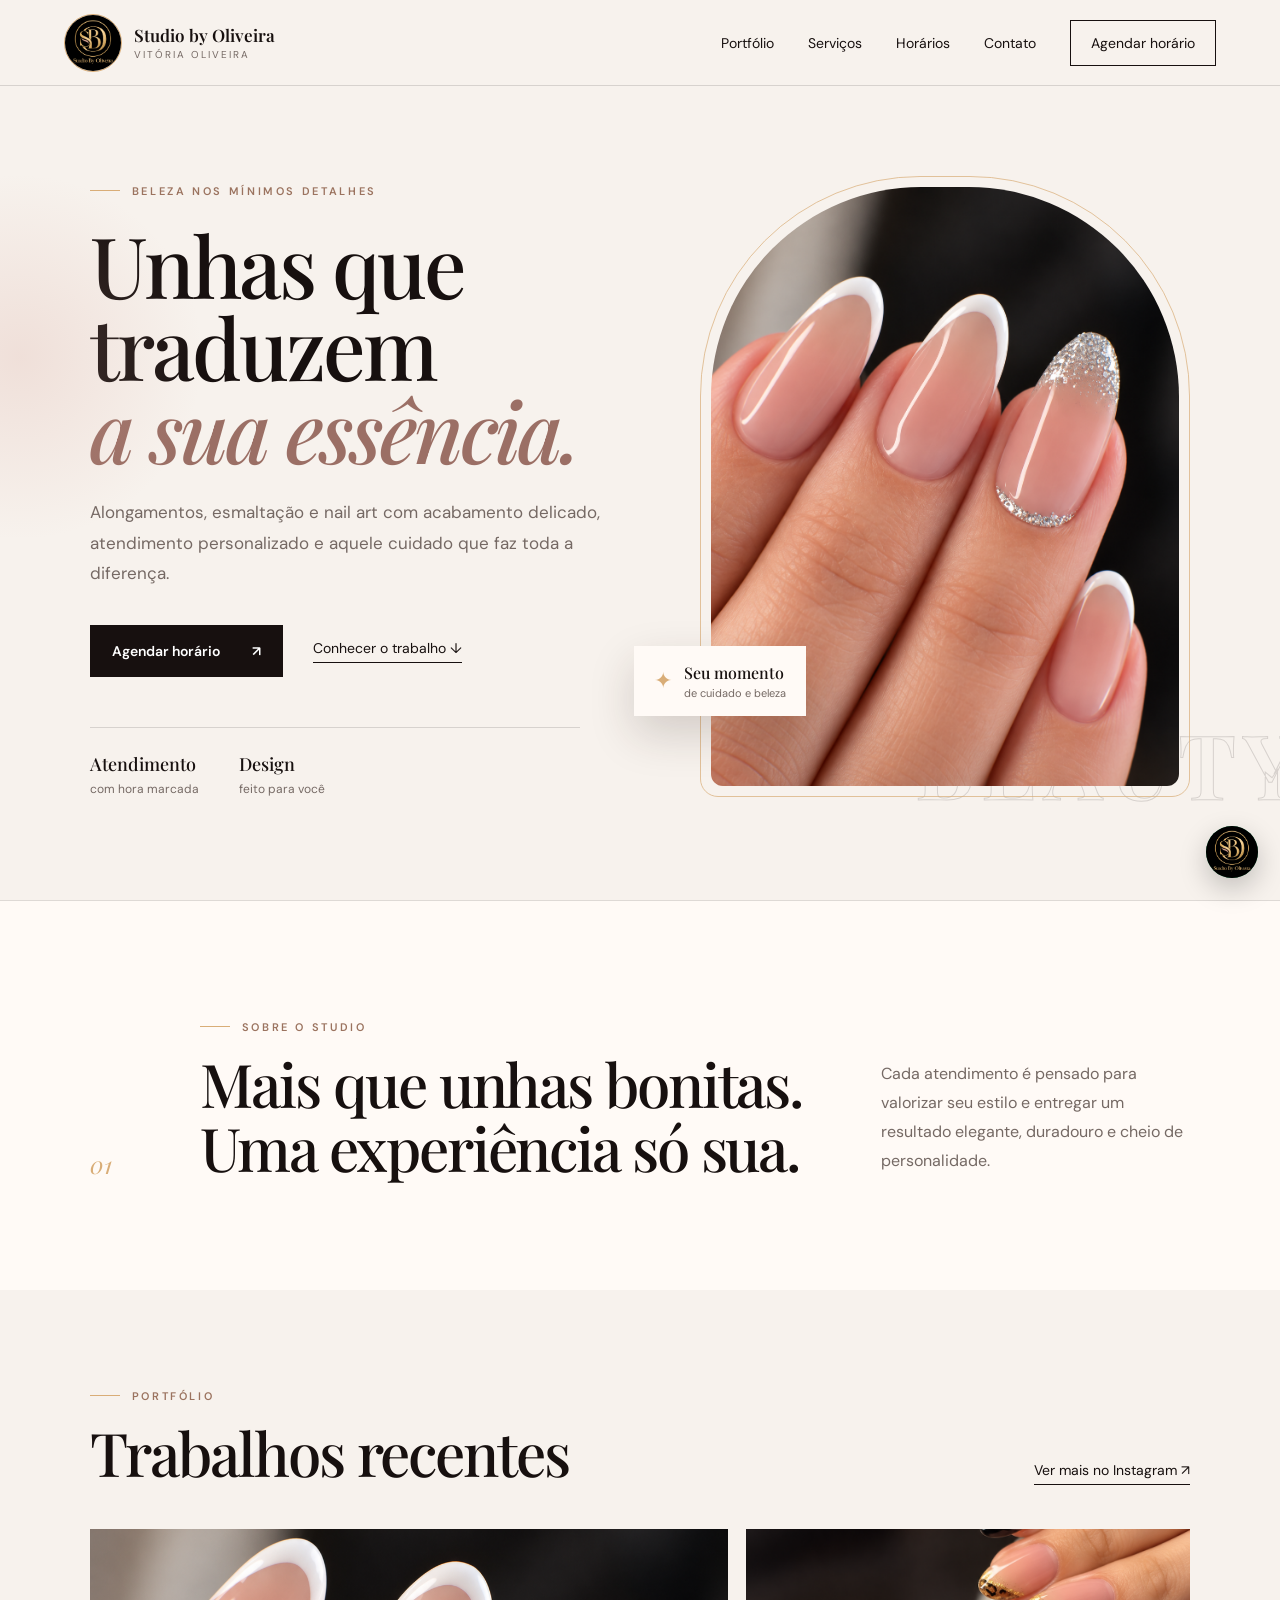
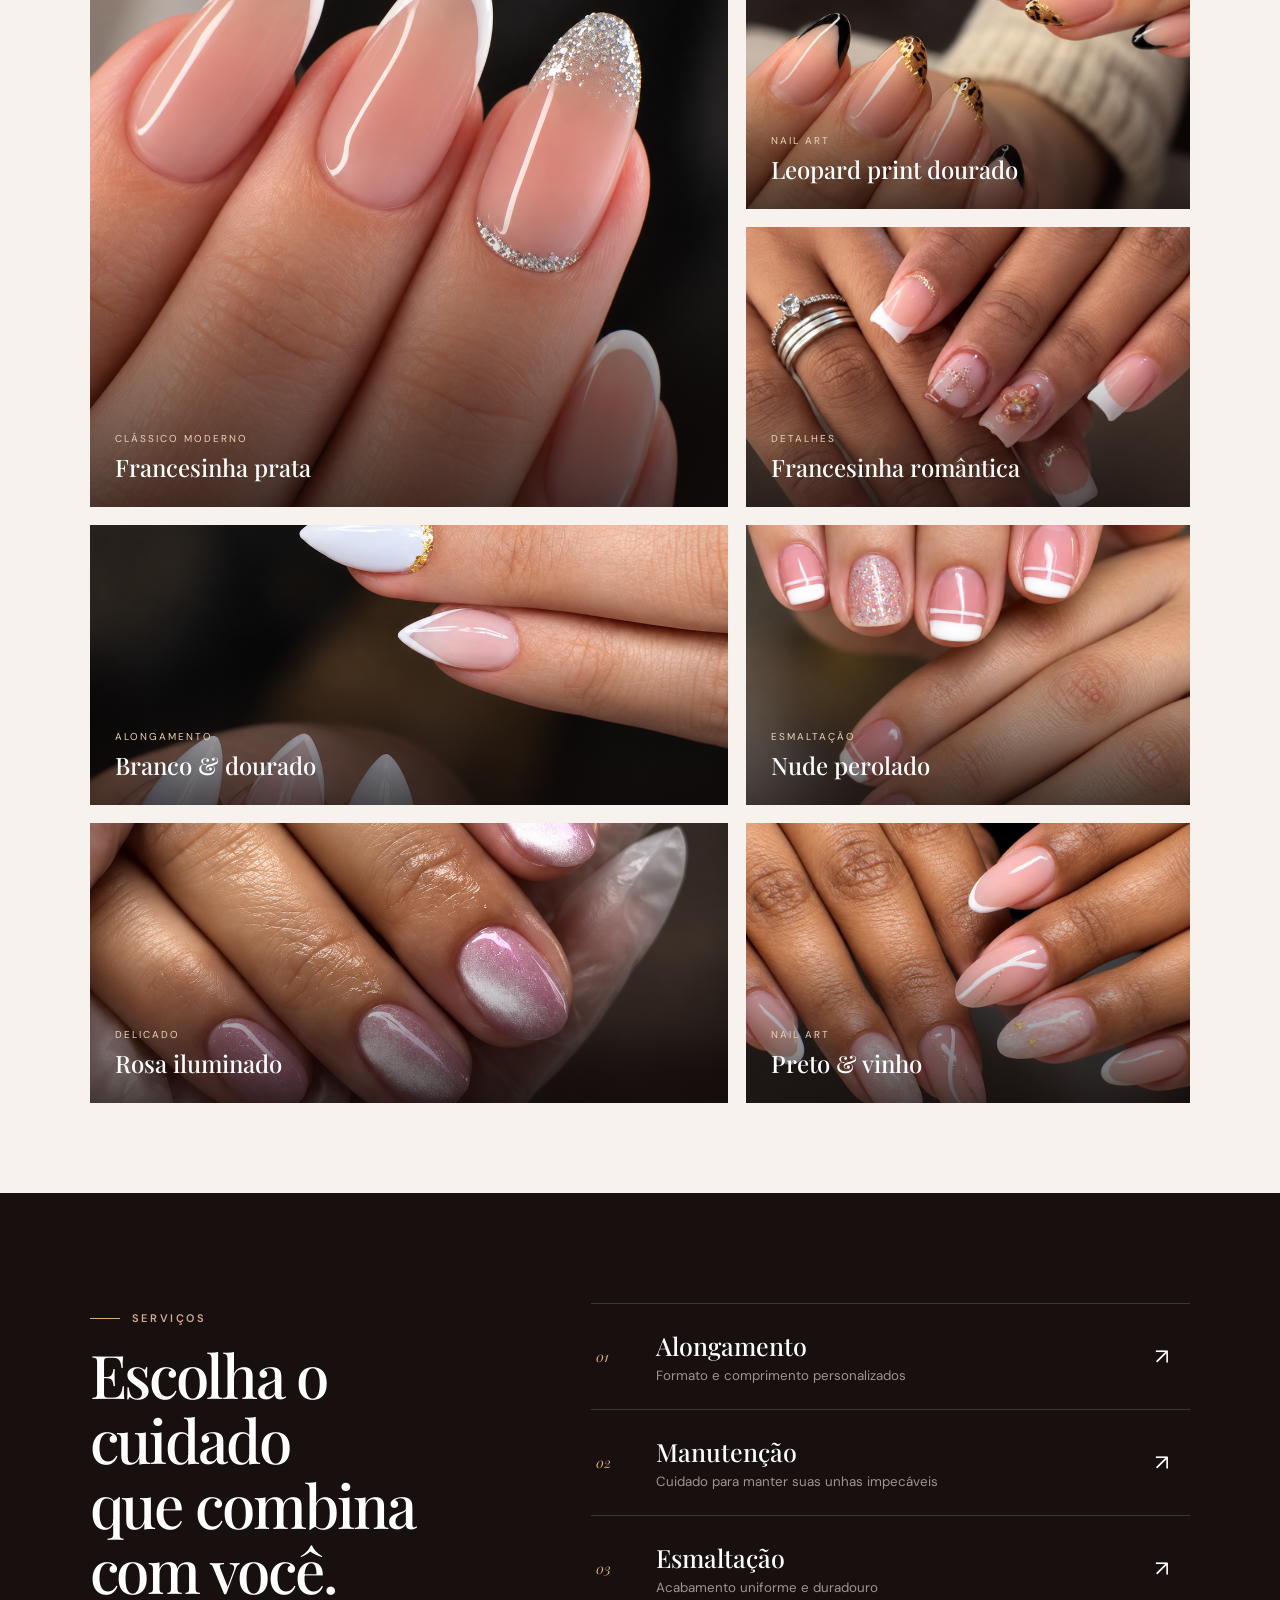
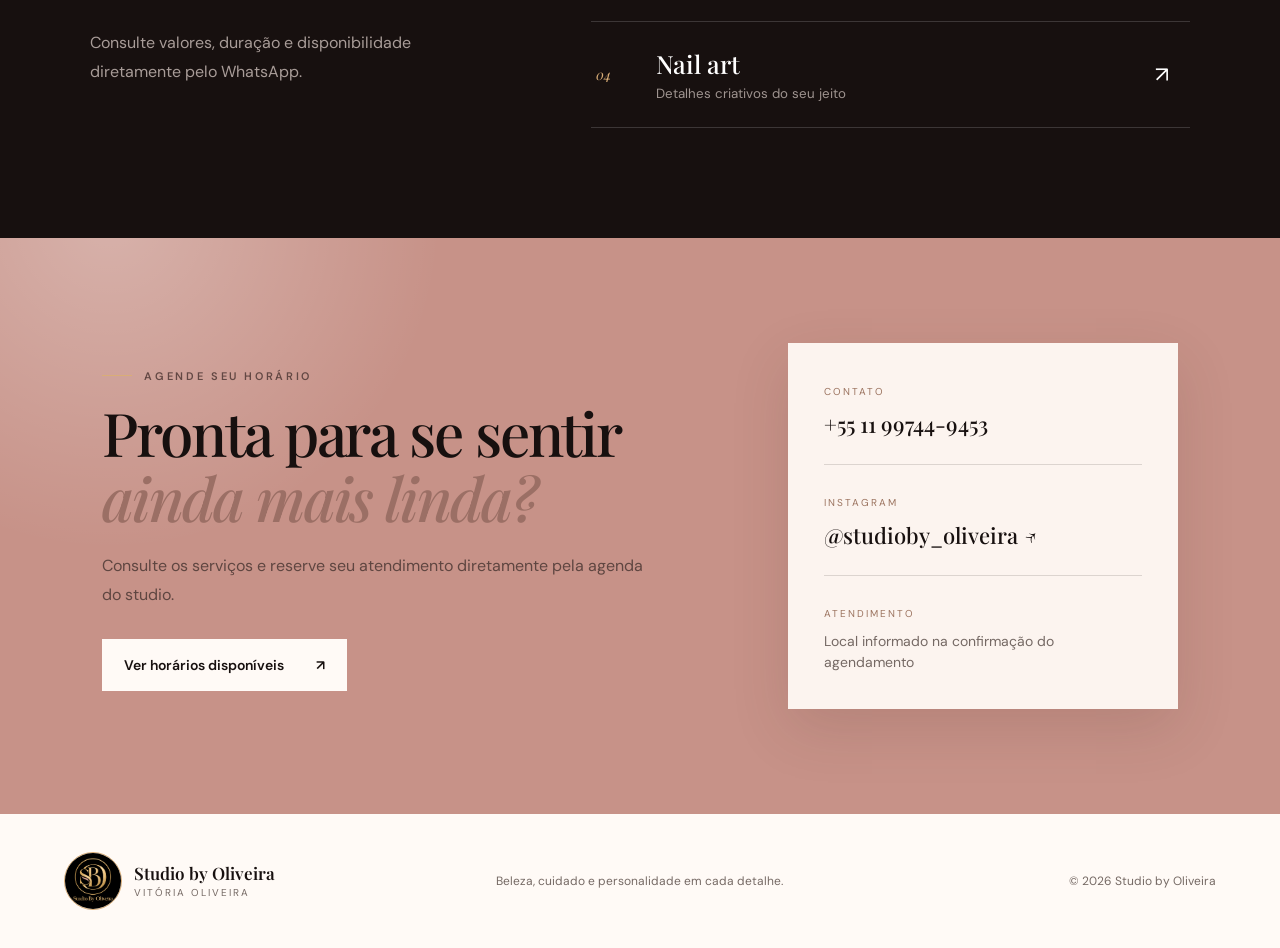
<file: index.html>
<!doctype html>
<html lang="pt-BR">
<head>
  <meta charset="utf-8">
  <meta name="viewport" content="width=device-width, initial-scale=1">
  <meta name="description" content="Studio by Oliveira — alongamentos, esmaltação e nail art com acabamento impecável. Agende seu horário pelo WhatsApp.">
  <meta name="theme-color" content="#17100f">
  <title>Studio by Oliveira | VITÓRIA OLIVEIRA</title>
  <link rel="preconnect" href="https://fonts.googleapis.com">
  <link rel="preconnect" href="https://fonts.gstatic.com" crossorigin>
  <link href="https://fonts.googleapis.com/css2?family=DM+Sans:wght@400;500;600&family=Playfair+Display:ital,wght@0,500;0,600;1,500&display=swap" rel="stylesheet">
  <link rel="icon" type="image/svg+xml" href="data:image/svg+xml,%3Csvg xmlns='http://www.w3.org/2000/svg' viewBox='0 0 64 64'%3E%3Crect width='64' height='64' rx='16' fill='%2317100f'/%3E%3Cpath d='M18 41c8 9 28 5 28-7 0-8-8-13-17-11-8 2-9 12-2 15 5 3 12 0 11-5' fill='none' stroke='%23d9ad77' stroke-width='4' stroke-linecap='round'/%3E%3C/svg%3E">
  <link rel="stylesheet" href="style.css">
  <style>.brand-mark{width:58px;height:58px;overflow:hidden;background:#17100f}.brand-mark img{width:100%;height:100%;object-fit:cover}.whatsapp-float img{width:100%;height:100%;object-fit:cover;border-radius:50%}</style>
</head>
<body>
  <header class="topbar">
    <a class="brand" href="#inicio" aria-label="Studio by Oliveira — início">
      <span class="brand-mark"><img src="img-logo.png" alt="" aria-hidden="true"></span>
      <span><strong>Studio by Oliveira</strong><small>VITÓRIA OLIVEIRA</small></span>
    </a>
    <button class="menu-button" type="button" aria-label="Abrir menu" aria-expanded="false"><span></span><span></span></button>
    <nav aria-label="Navegação principal">
      <a href="#portfolio">Portfólio</a>
      <a href="#servicos">Serviços</a>
      <a href="dashboard.html">Horários</a>
      <a href="#contato">Contato</a>
      <a class="nav-cta" href="dashboard.html#novo-horario">Agendar horário</a>
    </nav>
  </header>

  <main>
    <section class="hero" id="inicio">
      <div class="hero-copy reveal">
        <span class="eyebrow">BELEZA NOS MÍNIMOS DETALHES</span>
        <h1>Unhas que traduzem<br><em>a sua essência.</em></h1>
        <p>Alongamentos, esmaltação e nail art com acabamento delicado, atendimento personalizado e aquele cuidado que faz toda a diferença.</p>
        <div class="hero-actions">
          <a class="button button-primary" href="dashboard.html#novo-horario">Agendar horário <span>↗</span></a>
          <a class="text-link" href="#portfolio">Conhecer o trabalho <span>↓</span></a>
        </div>
        <div class="trust-row">
          <div><strong>Atendimento</strong><span>com hora marcada</span></div>
          <div><strong>Design</strong><span>feito para você</span></div>
        </div>
      </div>
      <div class="hero-visual reveal">
        <div class="hero-image-wrap"><img src="ChatGPT%20Image%2018%20de%20set.%20de%202026,%2015_34_21%20(1).png" alt="Unhas nude com francesinha branca e glitter prata"></div>
        <div class="floating-note"><span>✦</span><div><strong>Seu momento</strong><small>de cuidado e beleza</small></div></div>
        <span class="outline-word">BEAUTY</span>
      </div>
    </section>

    <section class="intro reveal">
      <span class="section-number">01</span>
      <div><span class="eyebrow">SOBRE O STUDIO</span><h2>Mais que unhas bonitas.<br>Uma experiência só sua.</h2></div>
      <p>Cada atendimento é pensado para valorizar seu estilo e entregar um resultado elegante, duradouro e cheio de personalidade.</p>
    </section>

    <section class="portfolio" id="portfolio">
      <div class="section-heading reveal"><div><span class="eyebrow">PORTFÓLIO</span><h2>Trabalhos recentes</h2></div><a href="https://www.instagram.com/studioby_oliveira/" target="_blank" rel="noreferrer">Ver mais no Instagram ↗</a></div>
      <div class="gallery">
        <figure class="gallery-card gallery-large reveal"><img src="ChatGPT%20Image%2018%20de%20set.%20de%202026,%2015_34_21%20(1).png" alt="Unhas nude com francesinha branca e glitter prata"><figcaption><span>Clássico moderno</span><strong>Francesinha prata</strong></figcaption></figure>
        <figure class="gallery-card reveal"><img src="ChatGPT%20Image%2018%20de%20set.%20de%202026,%2015_34_21%20(2).png" alt="Unhas nude com francesinha preta e detalhes dourados"><figcaption><span>Nail art</span><strong>Leopard print dourado</strong></figcaption></figure>
        <figure class="gallery-card reveal"><img src="ChatGPT%20Image%2018%20de%20set.%20de%202026,%2015_34_22%20(3).png" alt="Unhas rosas com francesinha branca e detalhes em relevo"><figcaption><span>Detalhes</span><strong>Francesinha romântica</strong></figcaption></figure>
        <figure class="gallery-card reveal"><img src="ChatGPT%20Image%2018%20de%20set.%20de%202026,%2015_34_22%20(4).png" alt="Unhas brancas e rosas com acabamento dourado"><figcaption><span>Alongamento</span><strong>Branco & dourado</strong></figcaption></figure>
        <figure class="gallery-card reveal"><img src="ChatGPT%20Image%2018%20de%20set.%20de%202026,%2015_34_22%20(5).png" alt="Unhas curtas em rosa perolado com brilho"><figcaption><span>Esmaltação</span><strong>Nude perolado</strong></figcaption></figure>
        <figure class="gallery-card reveal"><img src="ChatGPT%20Image%2018%20de%20set.%20de%202026,%2015_34_22%20(6).png" alt="Unhas rosas com brilho delicado e detalhes dourados"><figcaption><span>Delicado</span><strong>Rosa iluminado</strong></figcaption></figure>
        <figure class="gallery-card reveal"><img src="ChatGPT%20Image%2018%20de%20set.%20de%202026,%2015_34_23%20(7).png" alt="Unhas decoradas em preto, vinho e branco com símbolos divertidos"><figcaption><span>Nail art</span><strong>Preto & vinho</strong></figcaption></figure>
      </div>
    </section>

    <section class="services" id="servicos">
      <div class="services-copy reveal"><span class="eyebrow">SERVIÇOS</span><h2>Escolha o cuidado<br>que combina com você.</h2><p>Consulte valores, duração e disponibilidade diretamente pelo WhatsApp.</p></div>
      <div class="service-list">
        <a class="service-item reveal" href="https://wa.me/5511997449453?text=Oi%21%20Quero%20saber%20mais%20sobre%20alongamento." target="_blank" rel="noreferrer"><span>01</span><div><strong>Alongamento</strong><small>Formato e comprimento personalizados</small></div><b>↗</b></a>
        <a class="service-item reveal" href="https://wa.me/5511997449453?text=Oi%21%20Quero%20saber%20mais%20sobre%20manuten%C3%A7%C3%A3o." target="_blank" rel="noreferrer"><span>02</span><div><strong>Manutenção</strong><small>Cuidado para manter suas unhas impecáveis</small></div><b>↗</b></a>
        <a class="service-item reveal" href="https://wa.me/5511997449453?text=Oi%21%20Quero%20saber%20mais%20sobre%20esmalta%C3%A7%C3%A3o." target="_blank" rel="noreferrer"><span>03</span><div><strong>Esmaltação</strong><small>Acabamento uniforme e duradouro</small></div><b>↗</b></a>
        <a class="service-item reveal" href="https://wa.me/5511997449453?text=Oi%21%20Quero%20saber%20mais%20sobre%20nail%20art." target="_blank" rel="noreferrer"><span>04</span><div><strong>Nail art</strong><small>Detalhes criativos do seu jeito</small></div><b>↗</b></a>
      </div>
    </section>

    <section class="booking" id="contato">
      <div class="booking-glow"></div>
      <div class="booking-copy reveal"><span class="eyebrow">AGENDE SEU HORÁRIO</span><h2>Pronta para se sentir<br><em>ainda mais linda?</em></h2><p>Consulte os serviços e reserve seu atendimento diretamente pela agenda do studio.</p><a class="button button-light" href="dashboard.html#novo-horario">Ver horários disponíveis <span>↗</span></a></div>
      <div class="contact-card reveal"><span>CONTATO</span><a href="https://wa.me/5511997449453?text=Oi%2C%20vim%20pelo%20site%21" target="_blank" rel="noreferrer">+55 11 99744-9453</a><hr><span>INSTAGRAM</span><a href="https://www.instagram.com/studioby_oliveira/" target="_blank" rel="noreferrer">@studioby_oliveira ↗</a><hr><span>ATENDIMENTO</span><p>Local informado na confirmação do agendamento</p></div>
    </section>
  </main>

  <footer><a class="brand" href="#inicio"><span class="brand-mark"><img src="img-logo.png" alt="" aria-hidden="true"></span><span><strong>Studio by Oliveira</strong><small>VITÓRIA OLIVEIRA</small></span></a><p>Beleza, cuidado e personalidade em cada detalhe.</p><span>© <span id="year"></span> Studio by Oliveira</span></footer>
  <a class="whatsapp-float" href="https://wa.me/5511997449453?text=Oi%2C%20vim%20pelo%20site%21" target="_blank" rel="noreferrer" aria-label="Conversar pelo WhatsApp"><img src="img-logo.png" alt="" aria-hidden="true"></a>
  <script src="script.js"></script>
</body>
</html>
</file>
<file: style.css>
:root{
  --ink:#17100f;
  --ink-soft:#251b19;
  --cream:#f7f2ed;
  --paper:#fffaf6;
  --rose:#d9a89d;
  --gold:#d9ad77;
  --muted:#756964;
  --line:rgba(23,16,15,.14);
  --serif:"Playfair Display",Georgia,serif;
  --sans:"DM Sans",Arial,sans-serif
}
*{
  box-sizing:border-box
}
html{
  scroll-behavior:smooth
}
body{
  margin:0;
  background:var(--cream);
  color:var(--ink);
  font-family:var(--sans);
  font-size:16px;
  overflow-x:hidden
}
a{
  color:inherit;
  text-decoration:none
}
img{
  display:block;
  width:100%
}
.topbar{
  height:86px;
  padding:0 clamp(24px,5vw,76px);
  display:flex;
  align-items:center;
  justify-content:space-between;
  border-bottom:1px solid var(--line);
  position:relative;
  z-index:20
}
.brand{
  display:flex;
  align-items:center;
  gap:12px
}
.brand-mark{
  display:grid;
  place-items:center;
  width:44px;
  height:44px;
  border:1px solid var(--gold);
  border-radius:50%;
  font:600 16px var(--serif);
  color:var(--gold)
}
.brand strong,.brand small{
  display:block
}
.brand strong{
  font:600 17px var(--serif)
}
.brand small{
  margin-top:2px;
  font-size:10px;
  letter-spacing:.2em;
  text-transform:uppercase;
  color:var(--muted)
}
nav{
  display:flex;
  align-items:center;
  gap:34px;
  font-size:14px
}
nav a:not(.nav-cta){
  position:relative
}
nav a:not(.nav-cta)::after{
  content:"";
  position:absolute;
  left:0;
  right:100%;
  bottom:-6px;
  height:1px;
  background:var(--gold);
  transition:.25s
}
nav a:hover::after{
  right:0
}
.nav-cta{
  padding:13px 20px;
  border:1px solid var(--ink);
  transition:.25s
}
.nav-cta:hover{
  background:var(--ink);
  color:white
}
.menu-button{
  display:none;
  border:0;
  background:none;
  padding:10px
}
.menu-button span{
  display:block;
  width:25px;
  height:1px;
  margin:6px;
  background:var(--ink)
}
.hero{
  min-height:calc(100vh - 86px);
  display:grid;
  grid-template-columns:1.03fr .97fr;
  align-items:center;
  padding:56px clamp(24px,7vw,112px) 70px;
  gap:7vw;
  position:relative
}
.hero::before{
  content:"";
  position:absolute;
  width:380px;
  height:380px;
  border-radius:50%;
  background:radial-gradient(circle,rgba(217,168,157,.25),transparent 68%);
  left:-170px;
  top:10%
}
.eyebrow{
  display:inline-flex;
  align-items:center;
  gap:12px;
  font-size:11px;
  letter-spacing:.24em;
  font-weight:600;
  color:#9b735f
}
.eyebrow::before{
  content:"";
  width:30px;
  height:1px;
  background:var(--gold)
}
h1,h2{
  font-family:var(--serif);
  font-weight:500;
  margin:0;
  letter-spacing:-.035em
}
h1{
  font-size:clamp(52px,6.6vw,92px);
  line-height:.98;
  margin:25px 0 26px
}
h1 em,h2 em{
  color:#9b6f65;
  font-weight:500
}
.hero-copy>p{
  max-width:590px;
  font-size:17px;
  line-height:1.8;
  color:var(--muted)
}
.hero-actions{
  display:flex;
  align-items:center;
  gap:30px;
  margin-top:36px
}
.button{
  display:inline-flex;
  align-items:center;
  justify-content:center;
  gap:32px;
  padding:17px 22px;
  font-size:14px;
  font-weight:600;
  transition:.25s
}
.button-primary{
  background:var(--ink);
  color:white
}
.button-primary:hover{
  background:#49332e;
  transform:translateY(-2px)
}
.text-link{
  font-size:14px;
  border-bottom:1px solid var(--ink);
  padding-bottom:5px
}
.trust-row{
  display:flex;
  gap:40px;
  margin-top:50px;
  padding-top:24px;
  border-top:1px solid var(--line);
  max-width:490px
}
.trust-row div{
  display:flex;
  flex-direction:column;
  gap:5px
}
.trust-row strong{
  font:500 18px var(--serif)
}
.trust-row span{
  font-size:12px;
  color:var(--muted)
}
.hero-visual{
  position:relative;
  max-width:560px;
  justify-self:end
}
.hero-image-wrap{
  height:min(69vh,680px);
  overflow:hidden;
  border-radius:220px 220px 18px 18px;
  padding:10px;
  border:1px solid rgba(217,173,119,.7)
}
.hero-image-wrap img{
  height:100%;
  object-fit:cover;
  border-radius:210px 210px 12px 12px
}
.floating-note{
  position:absolute;
  left:-66px;
  bottom:13%;
  display:flex;
  gap:12px;
  align-items:center;
  background:var(--paper);
  padding:16px 20px;
  box-shadow:0 18px 45px rgba(49,32,27,.18)
}
.floating-note>span{
  color:var(--gold);
  font-size:22px
}
.floating-note strong,.floating-note small{
  display:block
}
.floating-note strong{
  font:500 16px var(--serif)
}
.floating-note small{
  color:var(--muted);
  font-size:11px;
  margin-top:3px
}
.outline-word{
  position:absolute;
  right:-9vw;
  bottom:-25px;
  font:600 clamp(44px,7vw,105px) var(--serif);
  color:transparent;
  -webkit-text-stroke:1px rgba(23,16,15,.14);
  letter-spacing:.08em;
  z-index:-1
}
.intro{
  padding:110px clamp(24px,7vw,112px);
  display:grid;
  grid-template-columns:70px 1.35fr .65fr;
  gap:40px;
  align-items:end;
  background:var(--paper);
  border-top:1px solid var(--line)
}
.section-number{
  font:italic 24px var(--serif);
  color:var(--gold)
}
h2{
  font-size:clamp(40px,4.7vw,68px);
  line-height:1.08;
  margin-top:17px
}
.intro p,.services-copy p,.booking-copy p{
  line-height:1.8;
  color:var(--muted);
  margin:0 0 5px
}
.portfolio{
  padding:90px clamp(24px,7vw,112px)
}
.section-heading{
  display:flex;
  justify-content:space-between;
  align-items:end;
  margin-bottom:44px
}
.section-heading a{
  font-size:14px;
  border-bottom:1px solid var(--ink);
  padding-bottom:5px
}
.gallery{
  display:grid;
  grid-template-columns:1.18fr .82fr;
  grid-template-rows:280px 280px;
  gap:18px
}
.gallery-card{
  margin:0;
  overflow:hidden;
  position:relative;
  background:#ddd
}
.gallery-large{
  grid-row:1/3
}
.gallery-card img{
  height:100%;
  object-fit:cover;
  transition:transform .65s
}
.gallery-card:hover img{
  transform:scale(1.035)
}
.gallery-card::after{
  content:"";
  position:absolute;
  inset:45% 0 0;
  background:linear-gradient(transparent,rgba(15,9,8,.72))
}
.gallery-card figcaption{
  position:absolute;
  left:25px;
  right:25px;
  bottom:24px;
  color:white;
  z-index:2
}
.gallery-card figcaption span,.gallery-card figcaption strong{
  display:block
}
.gallery-card figcaption span{
  font-size:10px;
  letter-spacing:.2em;
  text-transform:uppercase;
  color:#ead4b8
}
.gallery-card figcaption strong{
  font:500 24px var(--serif);
  margin-top:6px
}
.services{
  background:var(--ink);
  color:white;
  padding:110px clamp(24px,7vw,112px);
  display:grid;
  grid-template-columns:.8fr 1.2fr;
  gap:8vw
}
.services .eyebrow{
  color:#d8a894
}
.services-copy p{
  color:#a89c98;
  max-width:430px;
  margin-top:27px
}
.service-list{
  border-top:1px solid rgba(255,255,255,.16)
}
.service-item{
  display:grid;
  grid-template-columns:42px 1fr 30px;
  align-items:center;
  gap:18px;
  padding:25px 5px;
  border-bottom:1px solid rgba(255,255,255,.16);
  transition:.25s
}
.service-item>span{
  color:var(--gold);
  font:italic 14px var(--serif)
}
.service-item strong,.service-item small{
  display:block
}
.service-item strong{
  font:500 25px var(--serif)
}
.service-item small{
  color:#9f9490;
  margin-top:5px
}
.service-item b{
  font-size:22px;
  font-weight:400
}
.service-item:hover{
  padding-left:14px;
  background:rgba(255,255,255,.035)
}
.booking{
  position:relative;
  overflow:hidden;
  background:#c79288;
  padding:105px clamp(24px,8vw,130px);
  display:grid;
  grid-template-columns:1fr 390px;
  gap:11vw;
  align-items:center;
  color:var(--ink)
}
.booking-glow{
  position:absolute;
  width:700px;
  height:700px;
  border-radius:50%;
  background:radial-gradient(circle,rgba(255,255,255,.29),transparent 67%);
  left:-240px;
  top:-370px
}
.booking-copy,.contact-card{
  position:relative
}
.booking-copy .eyebrow{
  color:#634844
}
.booking-copy p{
  color:#5f4641;
  max-width:600px;
  margin:22px 0 30px
}
.button-light{
  background:var(--paper)
}
.button-light:hover{
  transform:translateY(-2px);
  box-shadow:0 14px 32px rgba(64,35,30,.18)
}
.contact-card{
  padding:36px;
  background:rgba(255,250,246,.94);
  box-shadow:0 20px 55px rgba(73,39,33,.14)
}
.contact-card>span{
  font-size:10px;
  letter-spacing:.2em;
  color:#9b735f
}
.contact-card a{
  display:block;
  font:500 22px var(--serif);
  margin-top:9px
}
.contact-card p{
  font-size:14px;
  line-height:1.5;
  margin:9px 0 0;
  color:var(--muted)
}
.contact-card hr{
  border:0;
  border-top:1px solid var(--line);
  margin:25px 0
}
footer{
  padding:38px clamp(24px,5vw,76px);
  display:grid;
  grid-template-columns:1fr 1fr 1fr;
  align-items:center;
  gap:25px;
  background:var(--paper)
}
footer p,footer>span{
  font-size:12px;
  color:var(--muted)
}
footer p{
  text-align:center
}
footer>span{
  text-align:right
}
.whatsapp-float{
  position:fixed;
  z-index:30;
  right:22px;
  bottom:22px;
  width:52px;
  height:52px;
  border-radius:50%;
  display:grid;
  place-items:center;
  background:#1f8f55;
  color:white;
  font-size:12px;
  font-weight:700;
  box-shadow:0 10px 28px rgba(0,0,0,.22);
  transition:.25s
}
.whatsapp-float:hover{
  transform:translateY(-3px) scale(1.03)
}
.reveal{
  opacity:0;
  transform:translateY(22px);
  transition:opacity .7s ease,transform .7s ease
}
.reveal.visible{
  opacity:1;
  transform:none
}
@media(max-width:900px){
  .topbar nav{
    display:none;
    position:absolute;
    top:86px;
    left:0;
    right:0;
    background:var(--paper);
    padding:24px;
    flex-direction:column;
    align-items:stretch;
    border-bottom:1px solid var(--line)
  }
  .topbar nav.open{
    display:flex
  }
  .menu-button{
    display:block
  }
  .hero{
    grid-template-columns:1fr;
    padding-top:55px
  }
  .hero-visual{
    width:min(88%,550px);
    justify-self:center
  }
  .hero-image-wrap{
    height:650px
  }
  .intro{
    grid-template-columns:40px 1fr
  }
  .intro>p{
    grid-column:2
  }
  .services{
    grid-template-columns:1fr
  }
  .booking{
    grid-template-columns:1fr
  }
  .contact-card{
    max-width:520px
  }
  .outline-word{
    right:-5vw
  }
  .gallery{
    grid-template-columns:1fr 1fr;
    grid-template-rows:540px 340px
  }
  .gallery-large{
    grid-column:1/3;
    grid-row:auto
  }
  footer{
    grid-template-columns:1fr 1fr
  }
  footer p{
    display:none
  }
}
@media(max-width:600px){
  .topbar{
    height:74px;
    padding:0 18px
  }
  .topbar nav{
    top:74px
  }
  .hero{
    min-height:auto;
    padding:50px 20px 70px
  }
  .hero h1{
    font-size:49px
  }
  .hero-actions{
    align-items:flex-start;
    flex-direction:column;
    gap:22px
  }
  .trust-row{
    gap:24px
  }
  .hero-image-wrap{
    height:470px
  }
  .floating-note{
    left:-8px;
    bottom:8%;
    padding:13px 15px
  }
  .intro{
    padding:80px 20px;
    grid-template-columns:1fr;
    gap:24px
  }
  .intro>p{
    grid-column:auto
  }
  .section-number{
    display:none
  }
  .portfolio,.services{
    padding:80px 20px
  }
  .section-heading{
    align-items:flex-start;
    gap:24px;
    flex-direction:column
  }
  .gallery{
    display:flex;
    flex-direction:column
  }
  .gallery-card,.gallery-large{
    height:420px
  }
  .services{
    gap:50px
  }
  .service-item{
    grid-template-columns:28px 1fr 20px
  }
  .service-item strong{
    font-size:21px
  }
  .booking{
    padding:80px 20px
  }
  .contact-card{
    padding:27px 23px
  }
  footer{
    grid-template-columns:1fr;
    padding:34px 20px;
    gap:22px
  }
  footer>span{
    text-align:left
  }
}
@media(prefers-reduced-motion:reduce){
  *{
    scroll-behavior:auto!important;
    transition:none!important
  }
  .reveal{
    opacity:1;
    transform:none
  }
}
.gallery{
  grid-auto-rows:280px
}
.gallery-card:not(.gallery-large){
  min-height:280px
}
</file>
